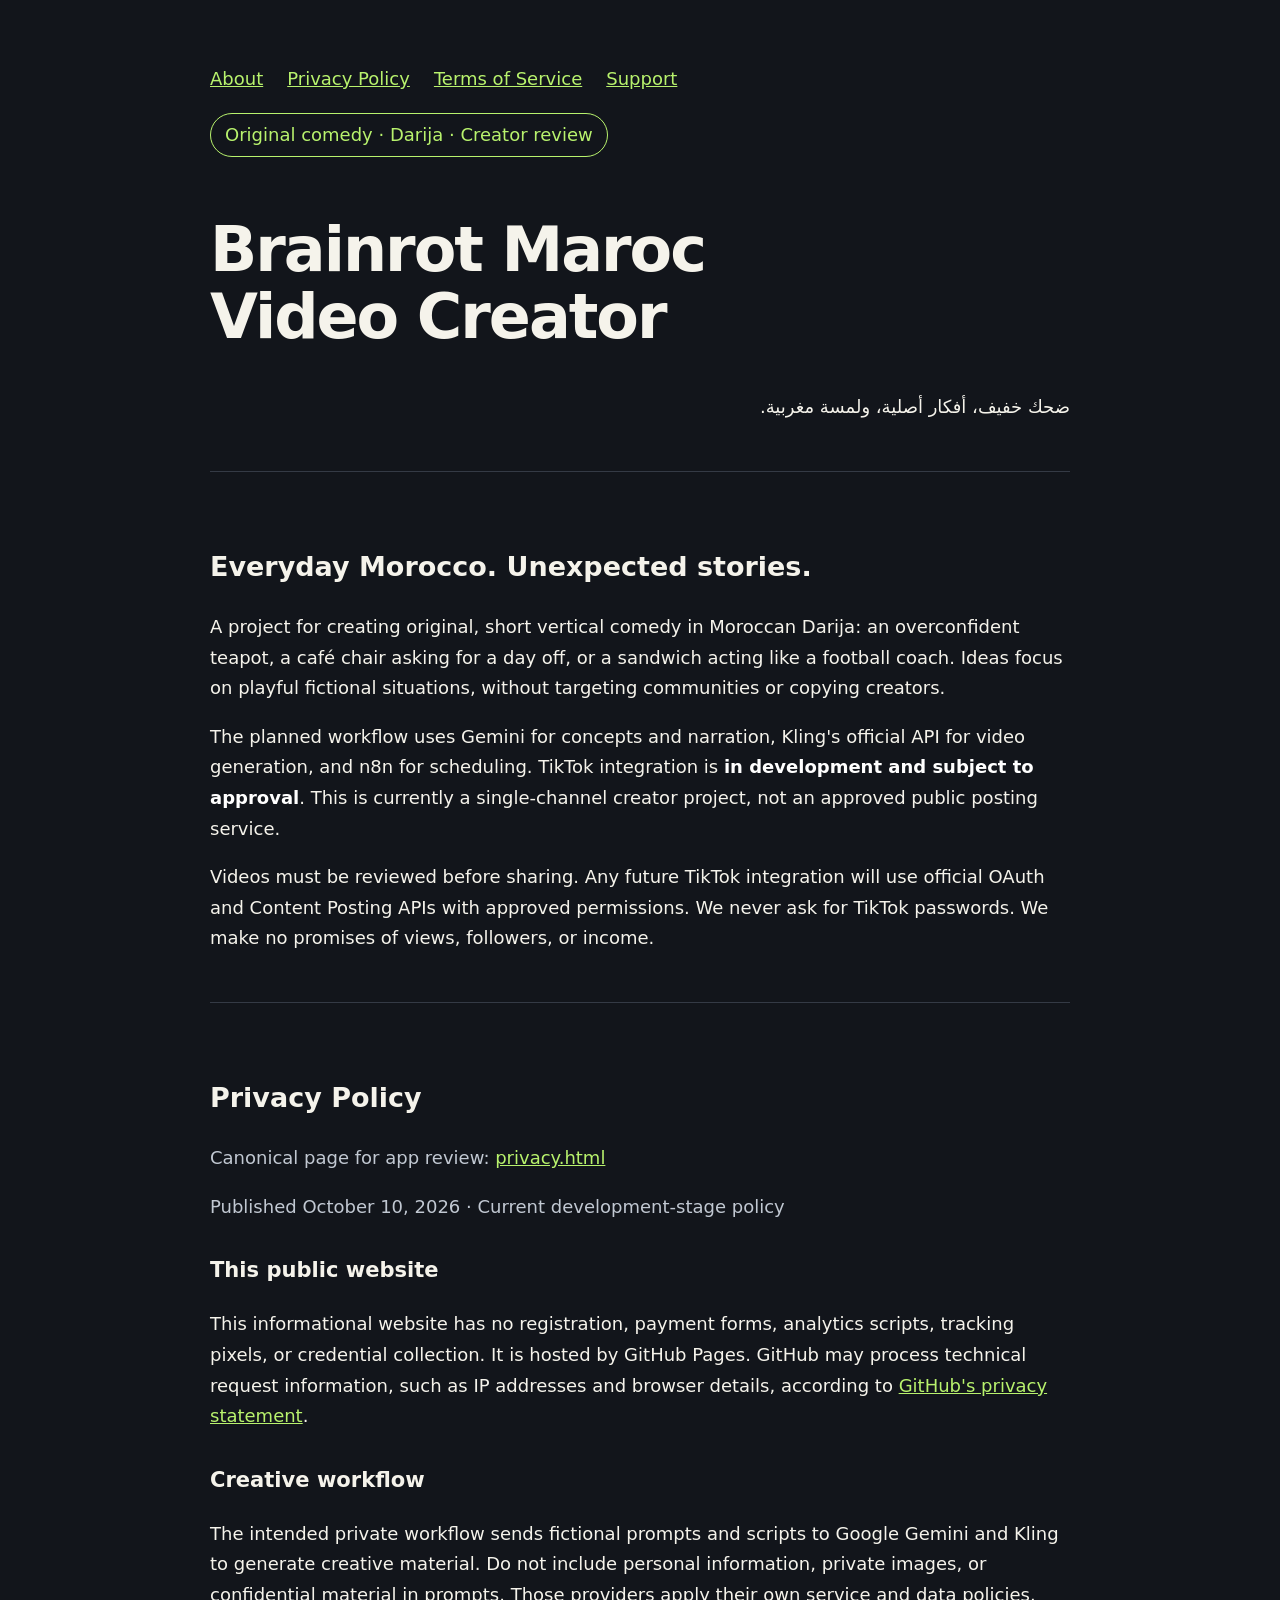
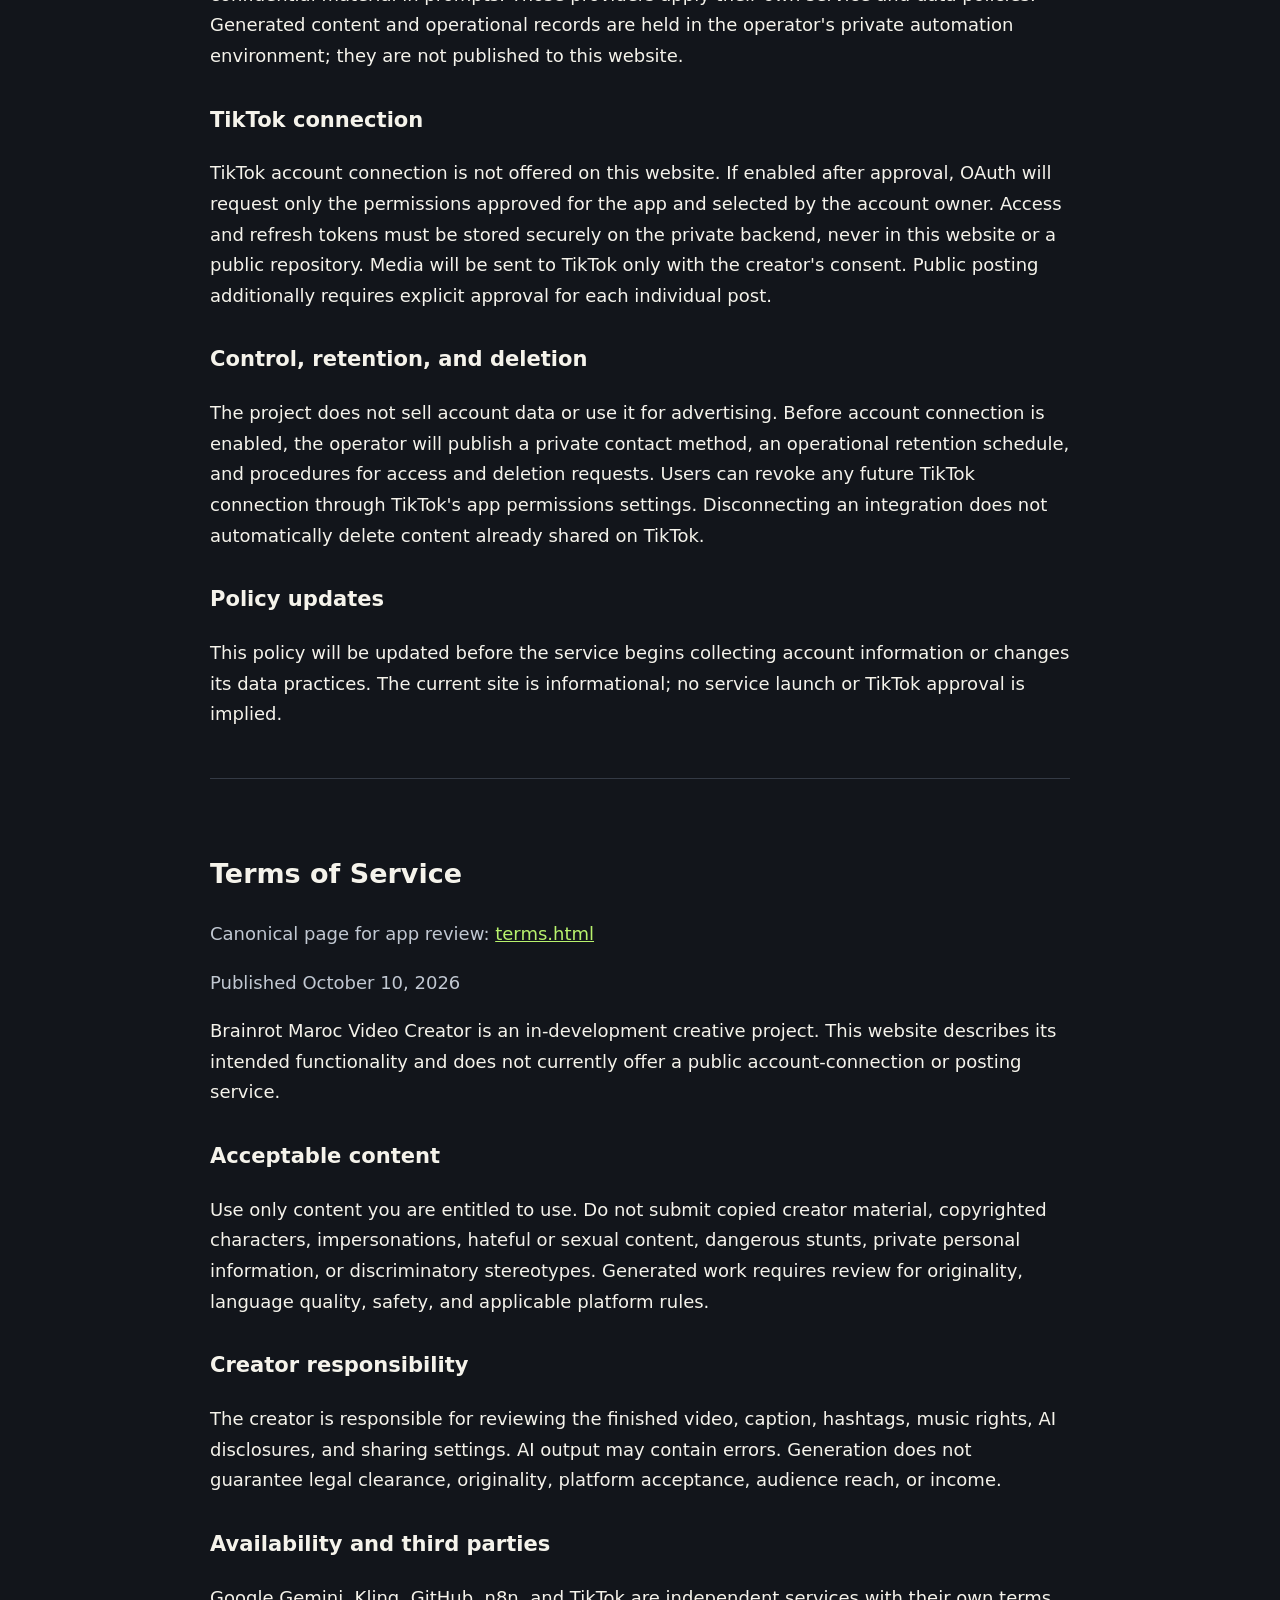
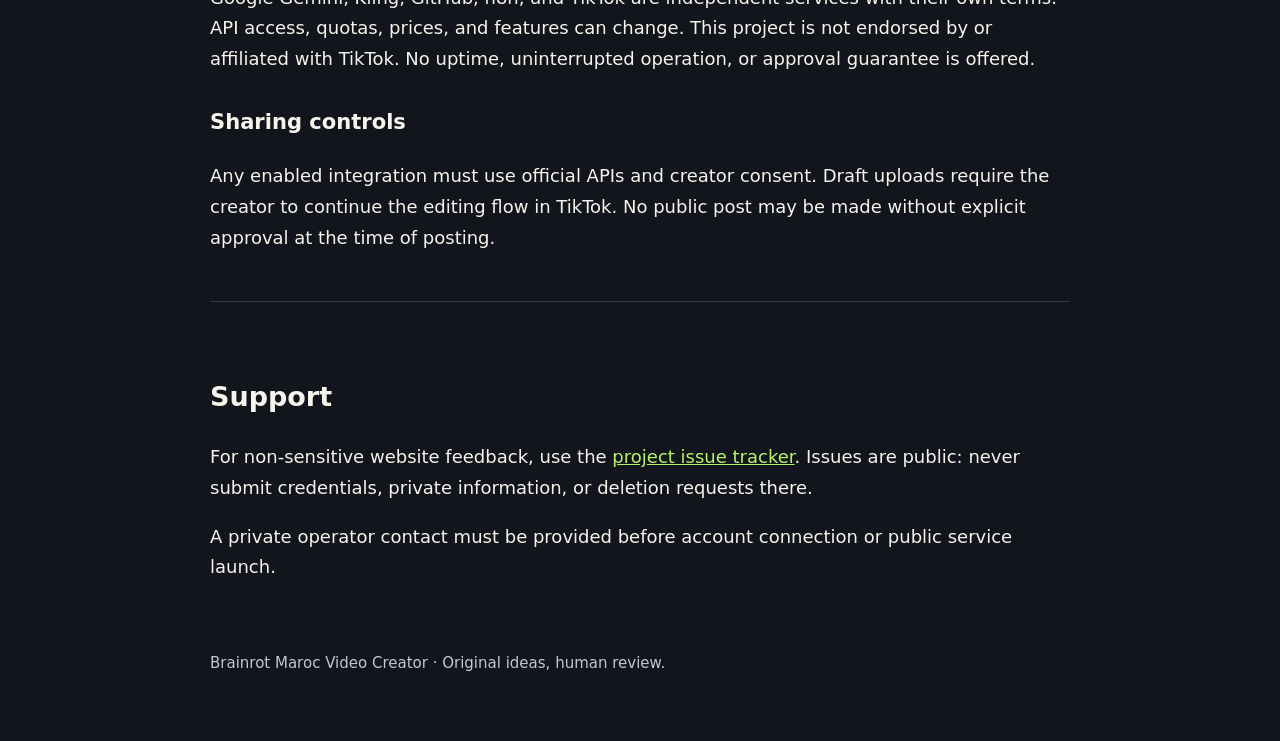
<file: index.html>
<!doctype html>
<html lang="en"><meta charset="utf-8"><meta name="viewport" content="width=device-width,initial-scale=1">
<title>Brainrot Maroc Video Creator</title>
<style>:root{color-scheme:dark}body{margin:0;background:#12151b;color:#f5f3eb;font:18px/1.7 system-ui,sans-serif}main{max-width:860px;margin:auto;padding:64px 24px}nav{display:flex;gap:24px;flex-wrap:wrap}a{color:#b8f26d}h1{font-size:clamp(34px,7vw,62px);line-height:1.08;letter-spacing:-2px}h2{margin-top:64px}h3{margin-top:30px}small,.muted{color:#c1c8d2}.tag{display:inline-block;padding:6px 14px;border:1px solid #b8f26d;border-radius:24px;color:#b8f26d}section{scroll-margin-top:24px;border-top:1px solid #343a45;margin-top:48px;padding-top:8px}footer{margin-top:64px}strong{color:white}</style>
<main><nav aria-label="Main"><a href="#about">About</a><a href="privacy.html">Privacy Policy</a><a href="terms.html">Terms of Service</a><a href="#contact">Support</a></nav>
<p class="tag">Original comedy · Darija · Creator review</p>
<h1>Brainrot Maroc<br>Video Creator</h1>
<p lang="ar" dir="rtl">ضحك خفيف، أفكار أصلية، ولمسة مغربية.</p>
<section id="about"><h2>Everyday Morocco. Unexpected stories.</h2>
<p>A project for creating original, short vertical comedy in Moroccan Darija: an overconfident teapot, a café chair asking for a day off, or a sandwich acting like a football coach. Ideas focus on playful fictional situations, without targeting communities or copying creators.</p>
<p>The planned workflow uses Gemini for concepts and narration, Kling's official API for video generation, and n8n for scheduling. TikTok integration is <strong>in development and subject to approval</strong>. This is currently a single-channel creator project, not an approved public posting service.</p>
<p>Videos must be reviewed before sharing. Any future TikTok integration will use official OAuth and Content Posting APIs with approved permissions. We never ask for TikTok passwords. We make no promises of views, followers, or income.</p></section>
<section id="privacy"><h2>Privacy Policy</h2>
<p class="muted">Canonical page for app review: <a href="privacy.html">privacy.html</a></p><p class="muted">Published October 10, 2026 · Current development-stage policy</p>
<h3>This public website</h3><p>This informational website has no registration, payment forms, analytics scripts, tracking pixels, or credential collection. It is hosted by GitHub Pages. GitHub may process technical request information, such as IP addresses and browser details, according to <a href="https://docs.github.com/en/site-policy/privacy-policies/github-general-privacy-statement">GitHub's privacy statement</a>.</p>
<h3>Creative workflow</h3><p>The intended private workflow sends fictional prompts and scripts to Google Gemini and Kling to generate creative material. Do not include personal information, private images, or confidential material in prompts. Those providers apply their own service and data policies. Generated content and operational records are held in the operator's private automation environment; they are not published to this website.</p>
<h3>TikTok connection</h3><p>TikTok account connection is not offered on this website. If enabled after approval, OAuth will request only the permissions approved for the app and selected by the account owner. Access and refresh tokens must be stored securely on the private backend, never in this website or a public repository. Media will be sent to TikTok only with the creator's consent. Public posting additionally requires explicit approval for each individual post.</p>
<h3>Control, retention, and deletion</h3><p>The project does not sell account data or use it for advertising. Before account connection is enabled, the operator will publish a private contact method, an operational retention schedule, and procedures for access and deletion requests. Users can revoke any future TikTok connection through TikTok's app permissions settings. Disconnecting an integration does not automatically delete content already shared on TikTok.</p>
<h3>Policy updates</h3><p>This policy will be updated before the service begins collecting account information or changes its data practices. The current site is informational; no service launch or TikTok approval is implied.</p></section>
<section id="terms"><h2>Terms of Service</h2>
<p class="muted">Canonical page for app review: <a href="terms.html">terms.html</a></p><p class="muted">Published October 10, 2026</p>
<p>Brainrot Maroc Video Creator is an in-development creative project. This website describes its intended functionality and does not currently offer a public account-connection or posting service.</p>
<h3>Acceptable content</h3><p>Use only content you are entitled to use. Do not submit copied creator material, copyrighted characters, impersonations, hateful or sexual content, dangerous stunts, private personal information, or discriminatory stereotypes. Generated work requires review for originality, language quality, safety, and applicable platform rules.</p>
<h3>Creator responsibility</h3><p>The creator is responsible for reviewing the finished video, caption, hashtags, music rights, AI disclosures, and sharing settings. AI output may contain errors. Generation does not guarantee legal clearance, originality, platform acceptance, audience reach, or income.</p>
<h3>Availability and third parties</h3><p>Google Gemini, Kling, GitHub, n8n, and TikTok are independent services with their own terms. API access, quotas, prices, and features can change. This project is not endorsed by or affiliated with TikTok. No uptime, uninterrupted operation, or approval guarantee is offered.</p>
<h3>Sharing controls</h3><p>Any enabled integration must use official APIs and creator consent. Draft uploads require the creator to continue the editing flow in TikTok. No public post may be made without explicit approval at the time of posting.</p></section>
<section id="contact"><h2>Support</h2><p>For non-sensitive website feedback, use the <a href="https://github.com/badred103/brainrot-maroc-video-creator/issues">project issue tracker</a>. Issues are public: never submit credentials, private information, or deletion requests there.</p><p>A private operator contact must be provided before account connection or public service launch.</p></section>
<footer><small>Brainrot Maroc Video Creator · Original ideas, human review.</small></footer></main></html>
</file>
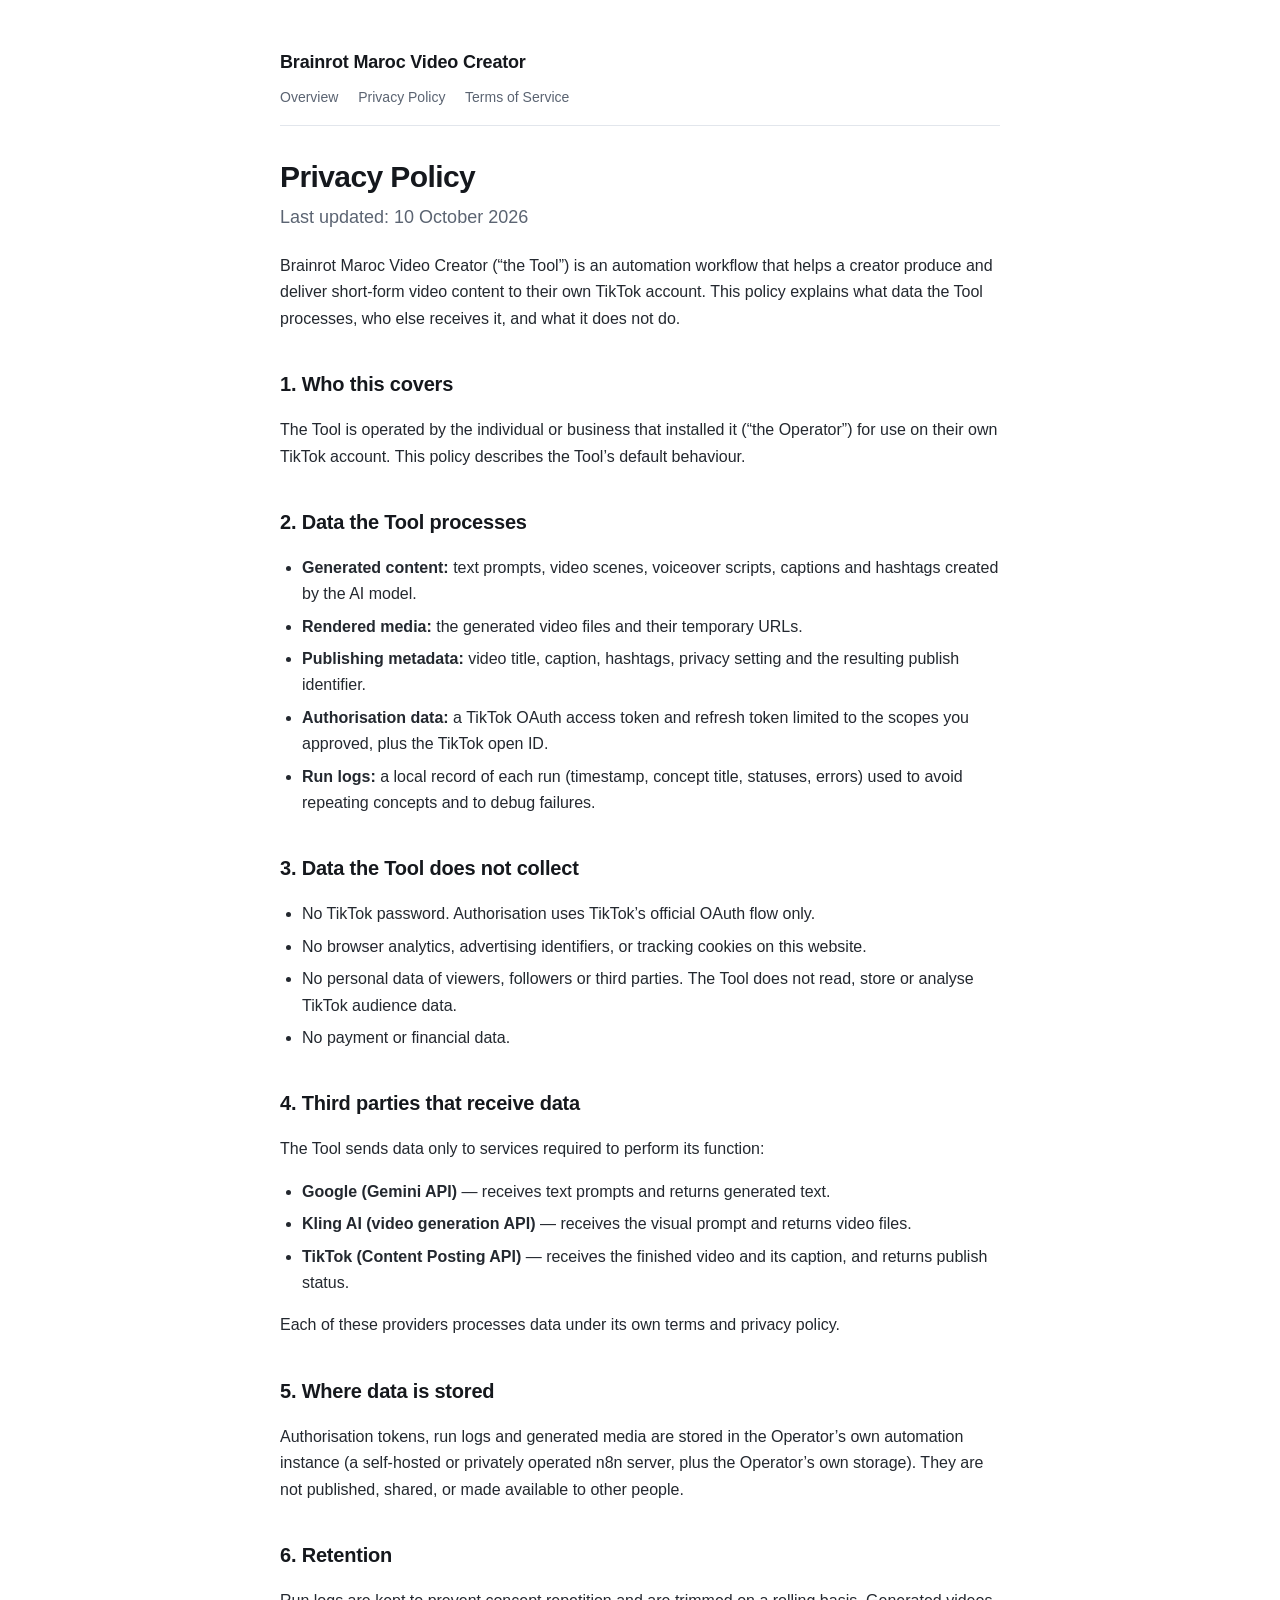
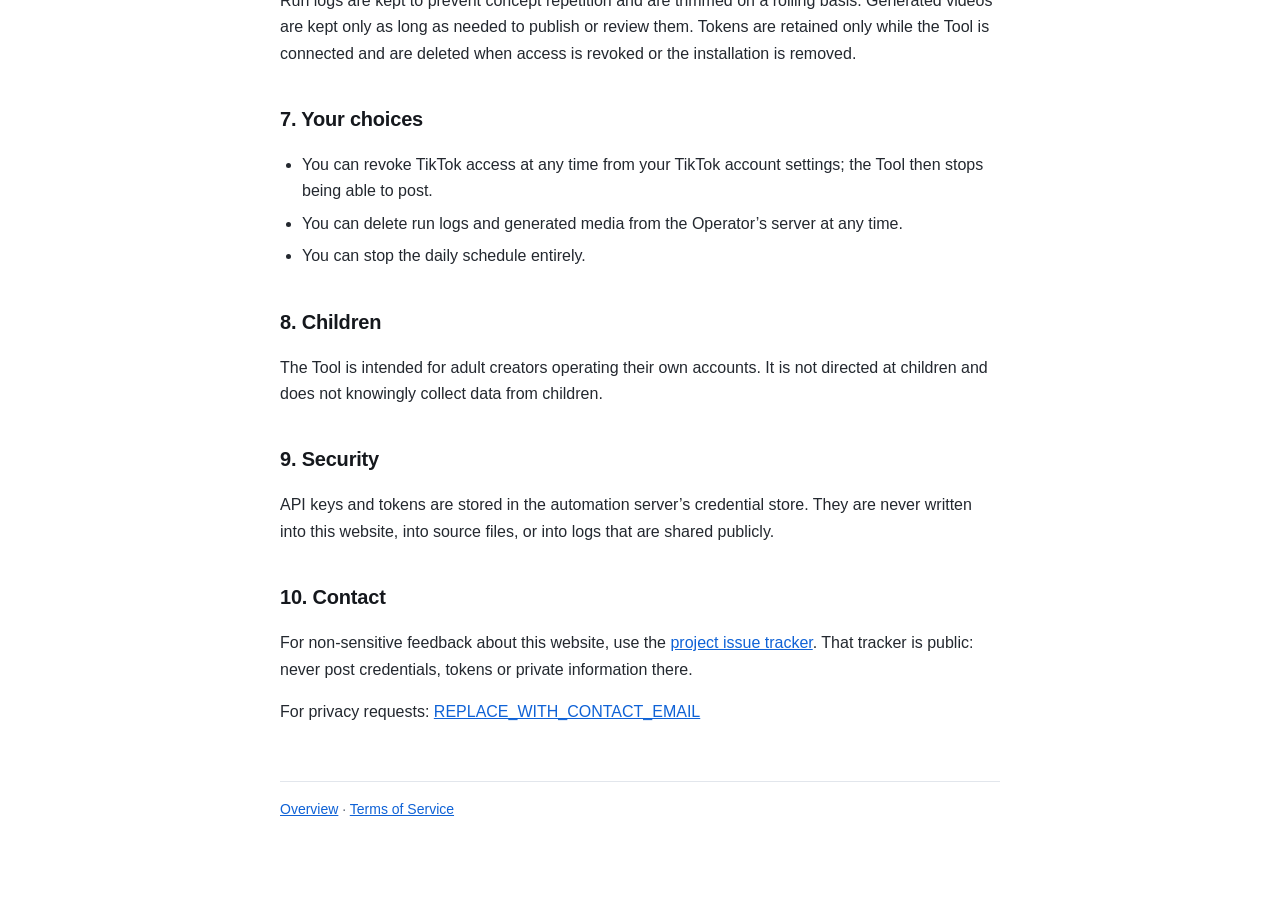
<file: privacy.html>
<!doctype html>
<html lang="en">
<head>
<meta charset="utf-8">
<meta name="viewport" content="width=device-width, initial-scale=1">
<title>Privacy Policy &mdash; Brainrot Maroc Video Creator</title>
<meta name="description" content="Privacy Policy for Brainrot Maroc Video Creator.">
<link rel="stylesheet" href="assets/style.css">
</head>
<body>
<div class="wrap">

<header class="site">
  <div class="brand">Brainrot Maroc Video Creator</div>
  <nav>
    <a href="index.html">Overview</a>
    <a href="privacy.html">Privacy Policy</a>
    <a href="terms.html">Terms of Service</a>
  </nav>
</header>

<h1>Privacy Policy</h1>
<p class="lede">Last updated: 10 October 2026</p>

<p>Brainrot Maroc Video Creator (&ldquo;the Tool&rdquo;) is an automation workflow that helps a creator produce and deliver short-form video content to their own TikTok account. This policy explains what data the Tool processes, who else receives it, and what it does not do.</p>

<h2>1. Who this covers</h2>
<p>The Tool is operated by the individual or business that installed it (&ldquo;the Operator&rdquo;) for use on their own TikTok account. This policy describes the Tool&rsquo;s default behaviour.</p>

<h2>2. Data the Tool processes</h2>
<ul>
  <li><strong>Generated content:</strong> text prompts, video scenes, voiceover scripts, captions and hashtags created by the AI model.</li>
  <li><strong>Rendered media:</strong> the generated video files and their temporary URLs.</li>
  <li><strong>Publishing metadata:</strong> video title, caption, hashtags, privacy setting and the resulting publish identifier.</li>
  <li><strong>Authorisation data:</strong> a TikTok OAuth access token and refresh token limited to the scopes you approved, plus the TikTok open ID.</li>
  <li><strong>Run logs:</strong> a local record of each run (timestamp, concept title, statuses, errors) used to avoid repeating concepts and to debug failures.</li>
</ul>

<h2>3. Data the Tool does not collect</h2>
<ul>
  <li>No TikTok password. Authorisation uses TikTok&rsquo;s official OAuth flow only.</li>
  <li>No browser analytics, advertising identifiers, or tracking cookies on this website.</li>
  <li>No personal data of viewers, followers or third parties. The Tool does not read, store or analyse TikTok audience data.</li>
  <li>No payment or financial data.</li>
</ul>

<h2>4. Third parties that receive data</h2>
<p>The Tool sends data only to services required to perform its function:</p>
<ul>
  <li><strong>Google (Gemini API)</strong> &mdash; receives text prompts and returns generated text.</li>
  <li><strong>Kling AI (video generation API)</strong> &mdash; receives the visual prompt and returns video files.</li>
  <li><strong>TikTok (Content Posting API)</strong> &mdash; receives the finished video and its caption, and returns publish status.</li>
</ul>
<p>Each of these providers processes data under its own terms and privacy policy.</p>

<h2>5. Where data is stored</h2>
<p>Authorisation tokens, run logs and generated media are stored in the Operator&rsquo;s own automation instance (a self-hosted or privately operated n8n server, plus the Operator&rsquo;s own storage). They are not published, shared, or made available to other people.</p>

<h2>6. Retention</h2>
<p>Run logs are kept to prevent concept repetition and are trimmed on a rolling basis. Generated videos are kept only as long as needed to publish or review them. Tokens are retained only while the Tool is connected and are deleted when access is revoked or the installation is removed.</p>

<h2>7. Your choices</h2>
<ul>
  <li>You can revoke TikTok access at any time from your TikTok account settings; the Tool then stops being able to post.</li>
  <li>You can delete run logs and generated media from the Operator&rsquo;s server at any time.</li>
  <li>You can stop the daily schedule entirely.</li>
</ul>

<h2>8. Children</h2>
<p>The Tool is intended for adult creators operating their own accounts. It is not directed at children and does not knowingly collect data from children.</p>

<h2>9. Security</h2>
<p>API keys and tokens are stored in the automation server&rsquo;s credential store. They are never written into this website, into source files, or into logs that are shared publicly.</p>

<h2>10. Contact</h2>
<p>For non-sensitive feedback about this website, use the <a href="https://github.com/badred103/brainrot-maroc-video-creator/issues">project issue tracker</a>. That tracker is public: never post credentials, tokens or private information there.</p>
<p>For privacy requests: <a href="mailto:REPLACE_WITH_CONTACT_EMAIL">REPLACE_WITH_CONTACT_EMAIL</a></p>

<footer class="site">
  <a href="index.html">Overview</a> &middot; <a href="terms.html">Terms of Service</a>
</footer>

</div>
</body>
</html>
</file>
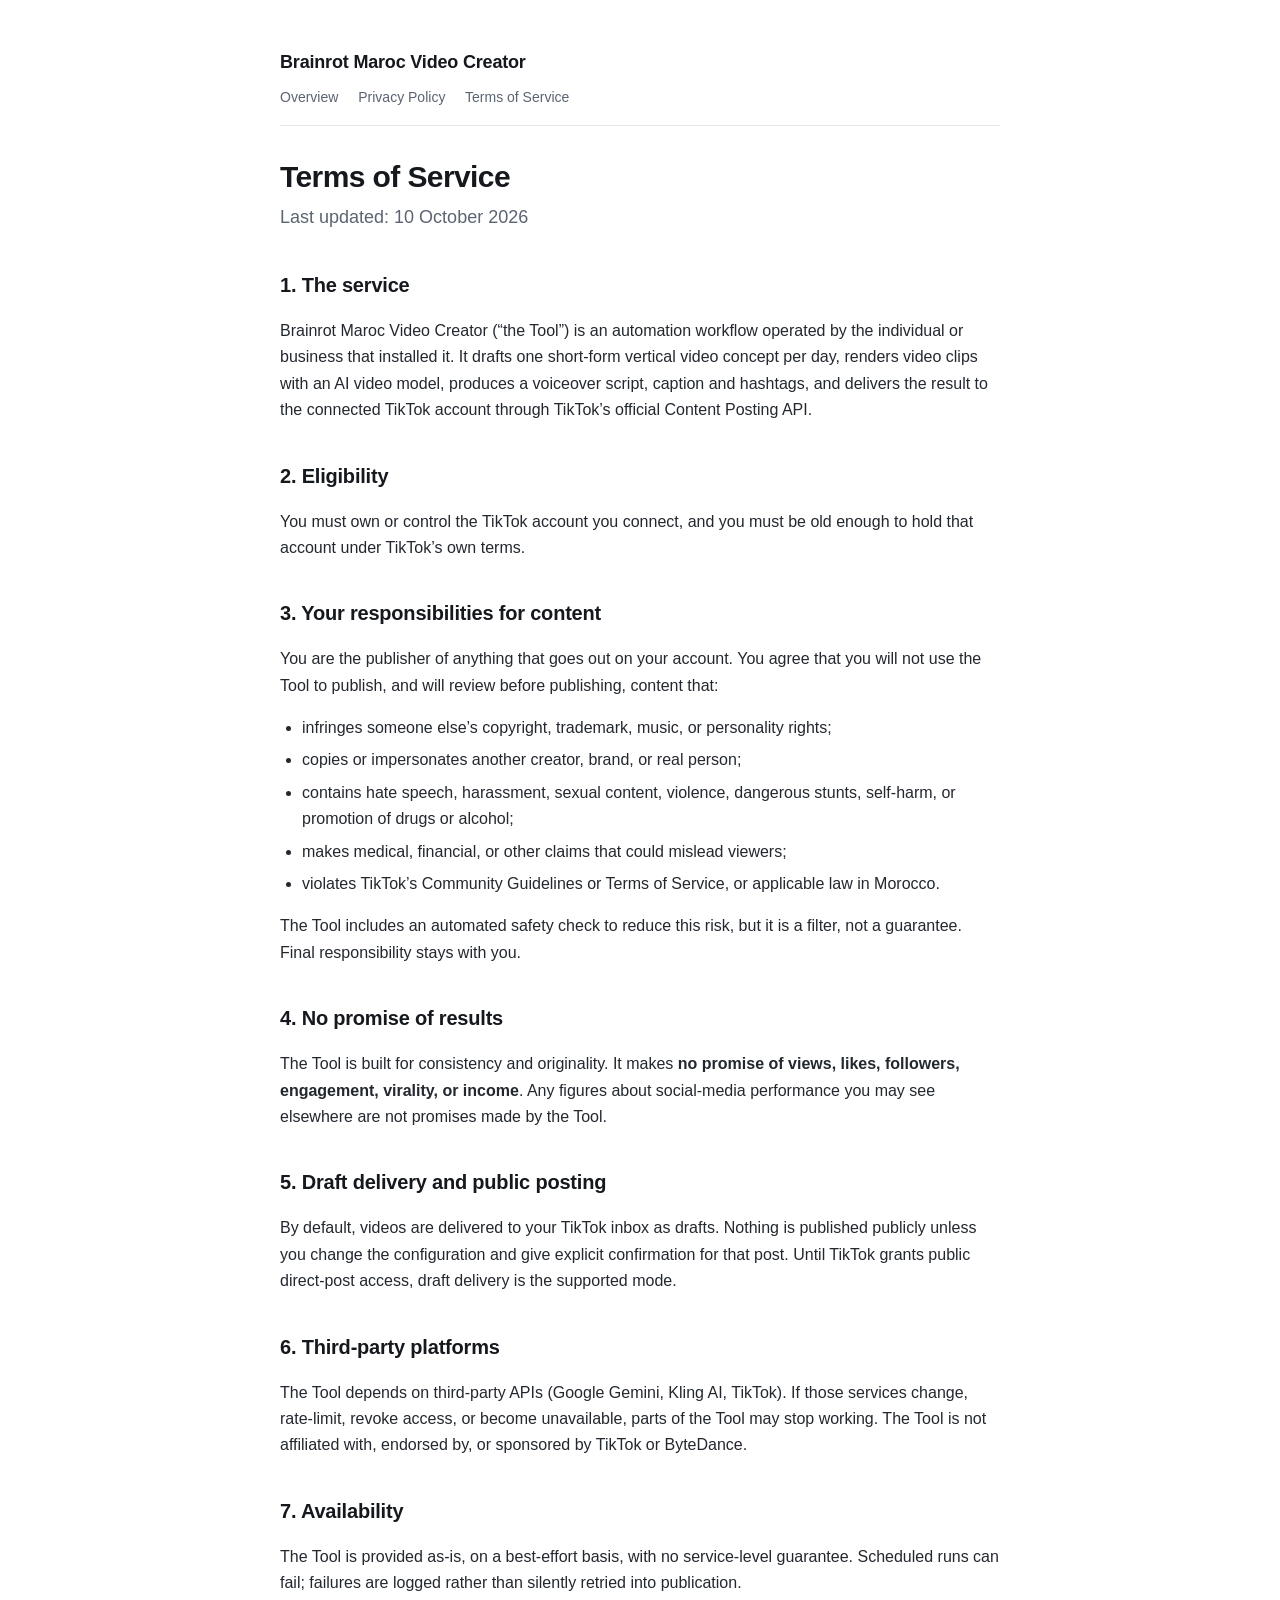
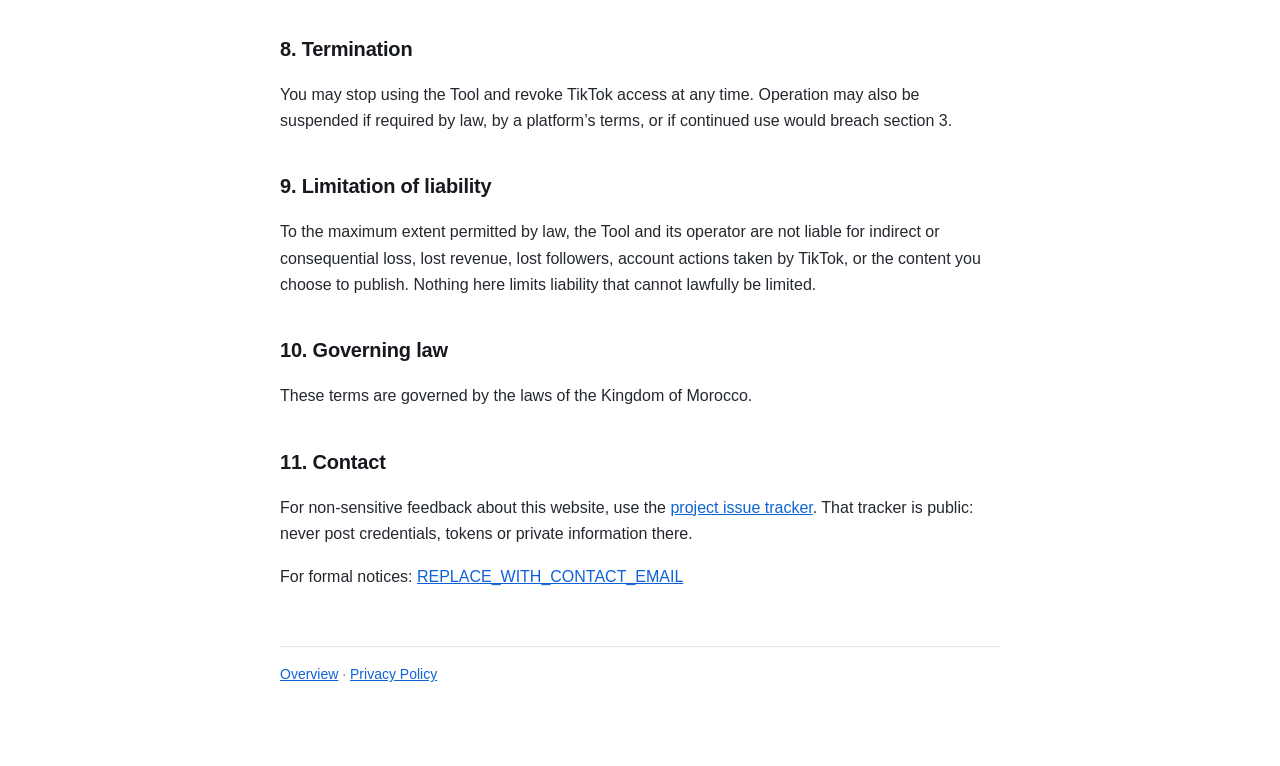
<file: terms.html>
<!doctype html>
<html lang="en">
<head>
<meta charset="utf-8">
<meta name="viewport" content="width=device-width, initial-scale=1">
<title>Terms of Service &mdash; Brainrot Maroc Video Creator</title>
<meta name="description" content="Terms of Service for Brainrot Maroc Video Creator.">
<link rel="stylesheet" href="assets/style.css">
</head>
<body>
<div class="wrap">

<header class="site">
  <div class="brand">Brainrot Maroc Video Creator</div>
  <nav>
    <a href="index.html">Overview</a>
    <a href="privacy.html">Privacy Policy</a>
    <a href="terms.html">Terms of Service</a>
  </nav>
</header>

<h1>Terms of Service</h1>
<p class="lede">Last updated: 10 October 2026</p>

<h2>1. The service</h2>
<p>Brainrot Maroc Video Creator (&ldquo;the Tool&rdquo;) is an automation workflow operated by the individual or business that installed it. It drafts one short-form vertical video concept per day, renders video clips with an AI video model, produces a voiceover script, caption and hashtags, and delivers the result to the connected TikTok account through TikTok&rsquo;s official Content Posting API.</p>

<h2>2. Eligibility</h2>
<p>You must own or control the TikTok account you connect, and you must be old enough to hold that account under TikTok&rsquo;s own terms.</p>

<h2>3. Your responsibilities for content</h2>
<p>You are the publisher of anything that goes out on your account. You agree that you will not use the Tool to publish, and will review before publishing, content that:</p>
<ul>
  <li>infringes someone else&rsquo;s copyright, trademark, music, or personality rights;</li>
  <li>copies or impersonates another creator, brand, or real person;</li>
  <li>contains hate speech, harassment, sexual content, violence, dangerous stunts, self-harm, or promotion of drugs or alcohol;</li>
  <li>makes medical, financial, or other claims that could mislead viewers;</li>
  <li>violates TikTok&rsquo;s Community Guidelines or Terms of Service, or applicable law in Morocco.</li>
</ul>
<p>The Tool includes an automated safety check to reduce this risk, but it is a filter, not a guarantee. Final responsibility stays with you.</p>

<h2>4. No promise of results</h2>
<p>The Tool is built for consistency and originality. It makes <strong>no promise of views, likes, followers, engagement, virality, or income</strong>. Any figures about social-media performance you may see elsewhere are not promises made by the Tool.</p>

<h2>5. Draft delivery and public posting</h2>
<p>By default, videos are delivered to your TikTok inbox as drafts. Nothing is published publicly unless you change the configuration and give explicit confirmation for that post. Until TikTok grants public direct-post access, draft delivery is the supported mode.</p>

<h2>6. Third-party platforms</h2>
<p>The Tool depends on third-party APIs (Google Gemini, Kling AI, TikTok). If those services change, rate-limit, revoke access, or become unavailable, parts of the Tool may stop working. The Tool is not affiliated with, endorsed by, or sponsored by TikTok or ByteDance.</p>

<h2>7. Availability</h2>
<p>The Tool is provided as-is, on a best-effort basis, with no service-level guarantee. Scheduled runs can fail; failures are logged rather than silently retried into publication.</p>

<h2>8. Termination</h2>
<p>You may stop using the Tool and revoke TikTok access at any time. Operation may also be suspended if required by law, by a platform&rsquo;s terms, or if continued use would breach section 3.</p>

<h2>9. Limitation of liability</h2>
<p>To the maximum extent permitted by law, the Tool and its operator are not liable for indirect or consequential loss, lost revenue, lost followers, account actions taken by TikTok, or the content you choose to publish. Nothing here limits liability that cannot lawfully be limited.</p>

<h2>10. Governing law</h2>
<p>These terms are governed by the laws of the Kingdom of Morocco.</p>

<h2>11. Contact</h2>
<p>For non-sensitive feedback about this website, use the <a href="https://github.com/badred103/brainrot-maroc-video-creator/issues">project issue tracker</a>. That tracker is public: never post credentials, tokens or private information there.</p>
<p>For formal notices: <a href="mailto:REPLACE_WITH_CONTACT_EMAIL">REPLACE_WITH_CONTACT_EMAIL</a></p>

<footer class="site">
  <a href="index.html">Overview</a> &middot; <a href="privacy.html">Privacy Policy</a>
</footer>

</div>
</body>
</html>
</file>
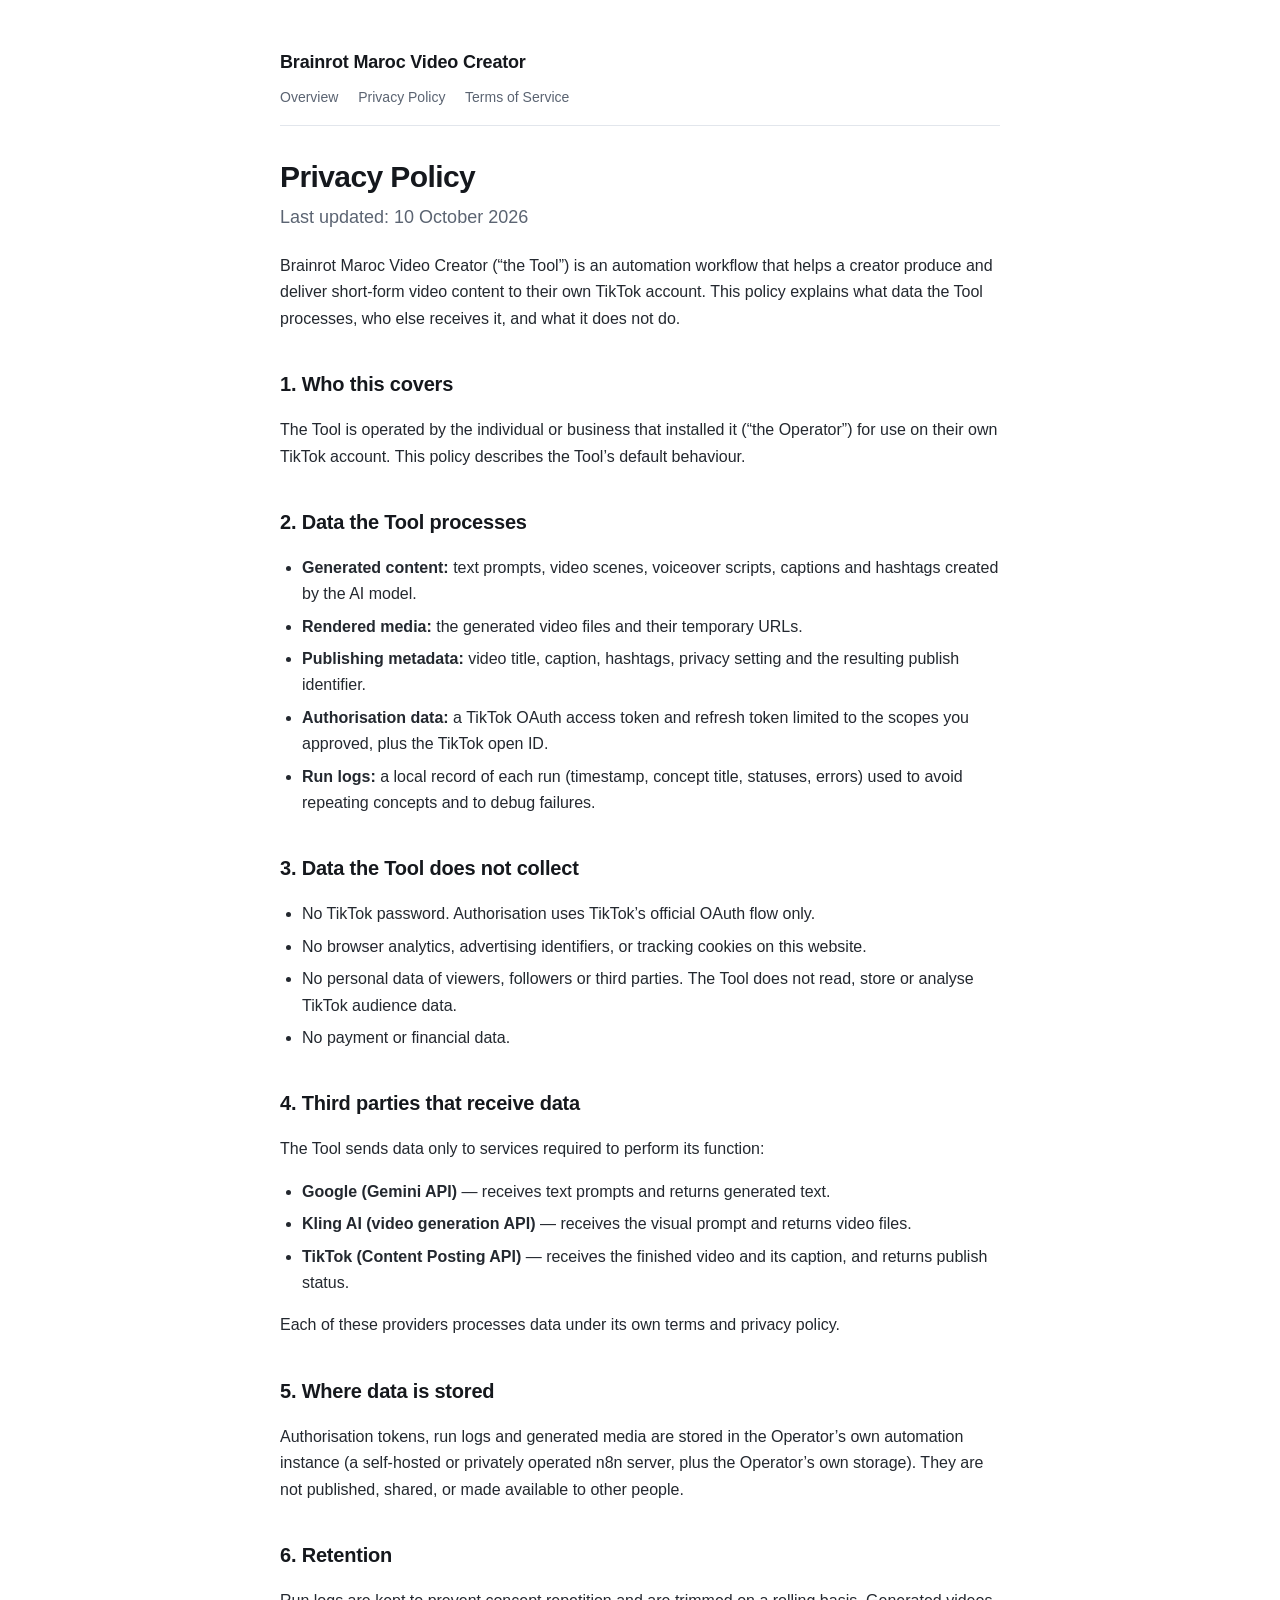
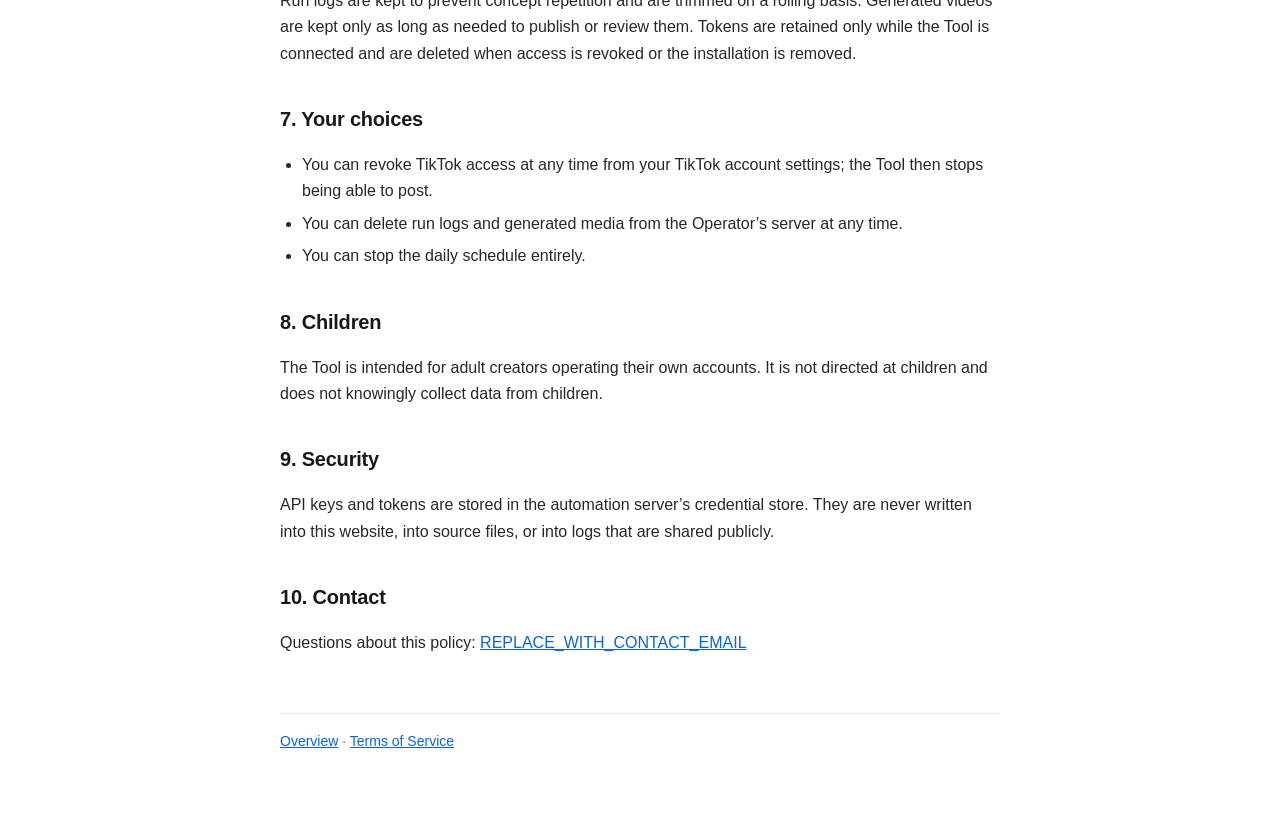
<file: site/privacy.html>
<!doctype html>
<html lang="en">
<head>
<meta charset="utf-8">
<meta name="viewport" content="width=device-width, initial-scale=1">
<title>Privacy Policy &mdash; Brainrot Maroc Video Creator</title>
<meta name="description" content="Privacy Policy for Brainrot Maroc Video Creator.">
<link rel="stylesheet" href="assets/style.css">
</head>
<body>
<div class="wrap">

<header class="site">
  <div class="brand">Brainrot Maroc Video Creator</div>
  <nav>
    <a href="index.html">Overview</a>
    <a href="privacy.html">Privacy Policy</a>
    <a href="terms.html">Terms of Service</a>
  </nav>
</header>

<h1>Privacy Policy</h1>
<p class="lede">Last updated: 10 October 2026</p>

<p>Brainrot Maroc Video Creator (&ldquo;the Tool&rdquo;) is an automation workflow that helps a creator produce and deliver short-form video content to their own TikTok account. This policy explains what data the Tool processes, who else receives it, and what it does not do.</p>

<h2>1. Who this covers</h2>
<p>The Tool is operated by the individual or business that installed it (&ldquo;the Operator&rdquo;) for use on their own TikTok account. This policy describes the Tool&rsquo;s default behaviour.</p>

<h2>2. Data the Tool processes</h2>
<ul>
  <li><strong>Generated content:</strong> text prompts, video scenes, voiceover scripts, captions and hashtags created by the AI model.</li>
  <li><strong>Rendered media:</strong> the generated video files and their temporary URLs.</li>
  <li><strong>Publishing metadata:</strong> video title, caption, hashtags, privacy setting and the resulting publish identifier.</li>
  <li><strong>Authorisation data:</strong> a TikTok OAuth access token and refresh token limited to the scopes you approved, plus the TikTok open ID.</li>
  <li><strong>Run logs:</strong> a local record of each run (timestamp, concept title, statuses, errors) used to avoid repeating concepts and to debug failures.</li>
</ul>

<h2>3. Data the Tool does not collect</h2>
<ul>
  <li>No TikTok password. Authorisation uses TikTok&rsquo;s official OAuth flow only.</li>
  <li>No browser analytics, advertising identifiers, or tracking cookies on this website.</li>
  <li>No personal data of viewers, followers or third parties. The Tool does not read, store or analyse TikTok audience data.</li>
  <li>No payment or financial data.</li>
</ul>

<h2>4. Third parties that receive data</h2>
<p>The Tool sends data only to services required to perform its function:</p>
<ul>
  <li><strong>Google (Gemini API)</strong> &mdash; receives text prompts and returns generated text.</li>
  <li><strong>Kling AI (video generation API)</strong> &mdash; receives the visual prompt and returns video files.</li>
  <li><strong>TikTok (Content Posting API)</strong> &mdash; receives the finished video and its caption, and returns publish status.</li>
</ul>
<p>Each of these providers processes data under its own terms and privacy policy.</p>

<h2>5. Where data is stored</h2>
<p>Authorisation tokens, run logs and generated media are stored in the Operator&rsquo;s own automation instance (a self-hosted or privately operated n8n server, plus the Operator&rsquo;s own storage). They are not published, shared, or made available to other people.</p>

<h2>6. Retention</h2>
<p>Run logs are kept to prevent concept repetition and are trimmed on a rolling basis. Generated videos are kept only as long as needed to publish or review them. Tokens are retained only while the Tool is connected and are deleted when access is revoked or the installation is removed.</p>

<h2>7. Your choices</h2>
<ul>
  <li>You can revoke TikTok access at any time from your TikTok account settings; the Tool then stops being able to post.</li>
  <li>You can delete run logs and generated media from the Operator&rsquo;s server at any time.</li>
  <li>You can stop the daily schedule entirely.</li>
</ul>

<h2>8. Children</h2>
<p>The Tool is intended for adult creators operating their own accounts. It is not directed at children and does not knowingly collect data from children.</p>

<h2>9. Security</h2>
<p>API keys and tokens are stored in the automation server&rsquo;s credential store. They are never written into this website, into source files, or into logs that are shared publicly.</p>

<h2>10. Contact</h2>
<p>Questions about this policy: <a href="mailto:REPLACE_WITH_CONTACT_EMAIL">REPLACE_WITH_CONTACT_EMAIL</a></p>

<footer class="site">
  <a href="index.html">Overview</a> &middot; <a href="terms.html">Terms of Service</a>
</footer>

</div>
</body>
</html>
</file>
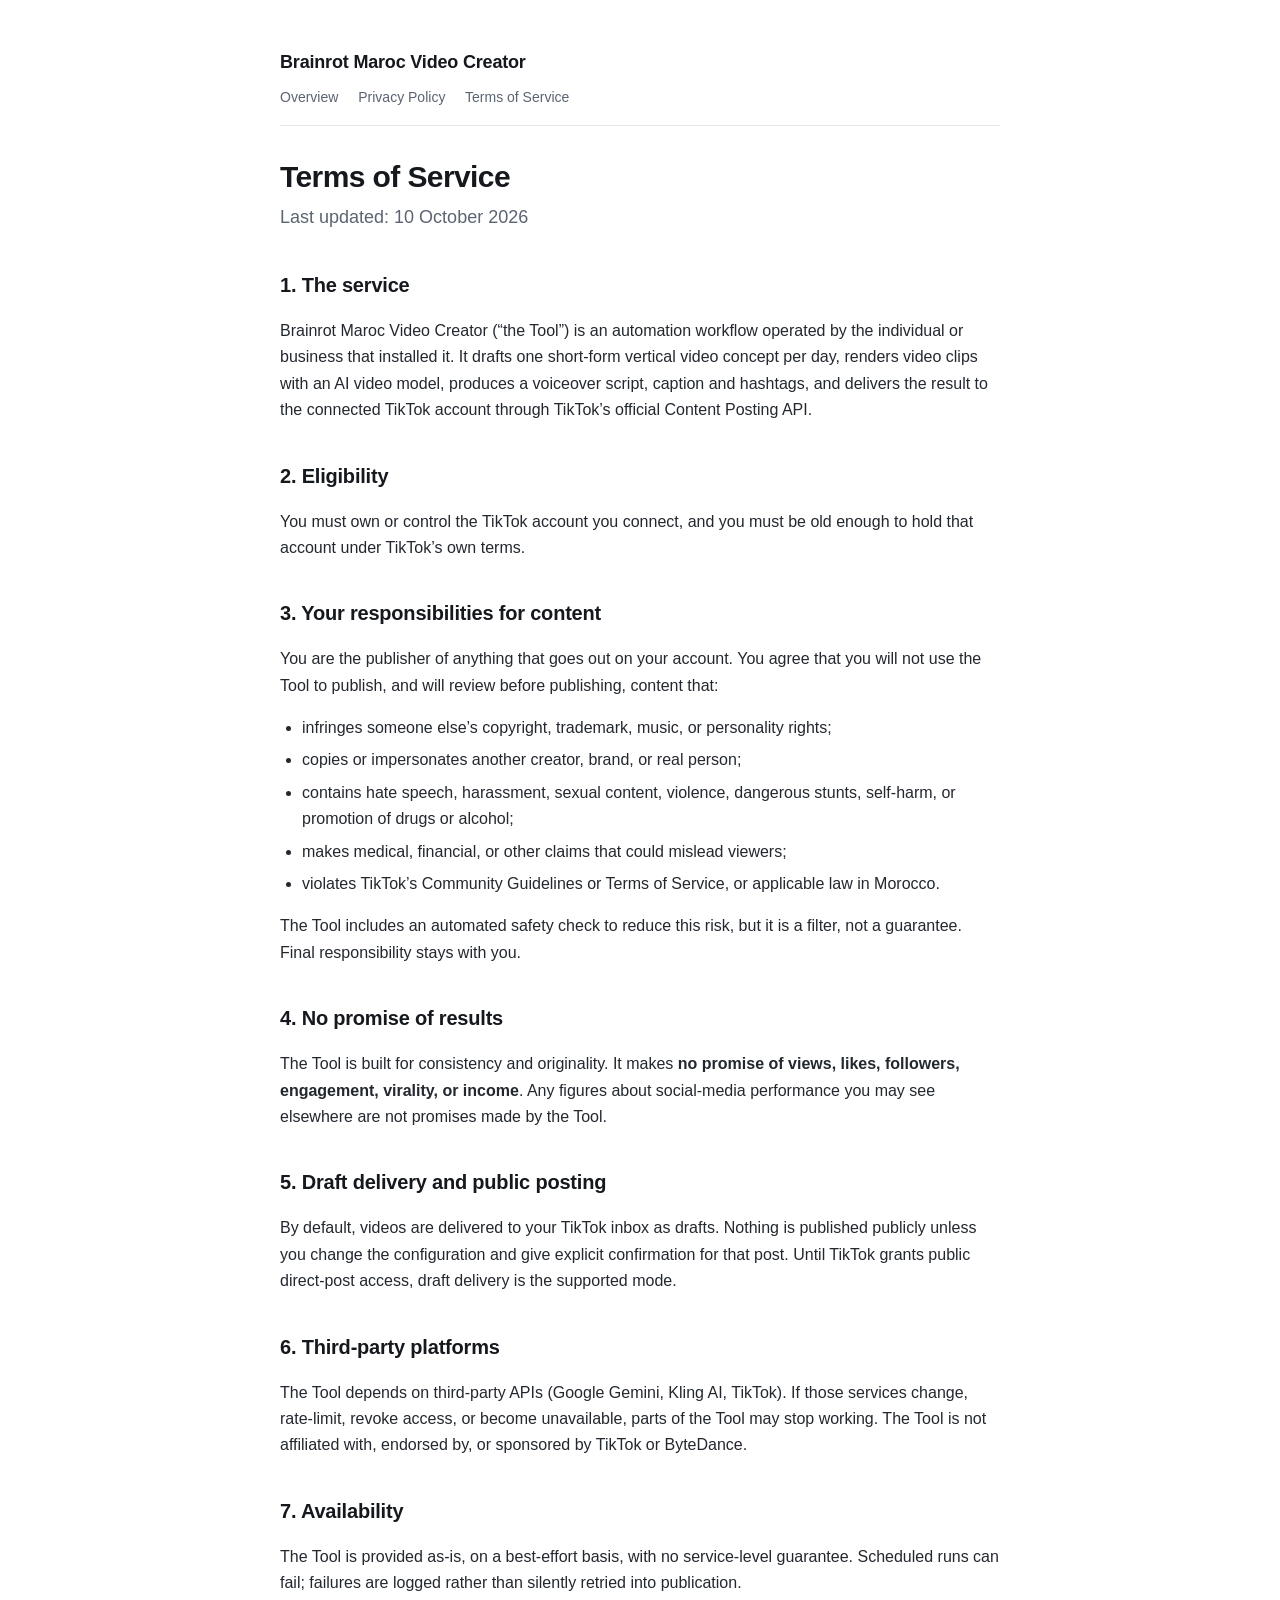
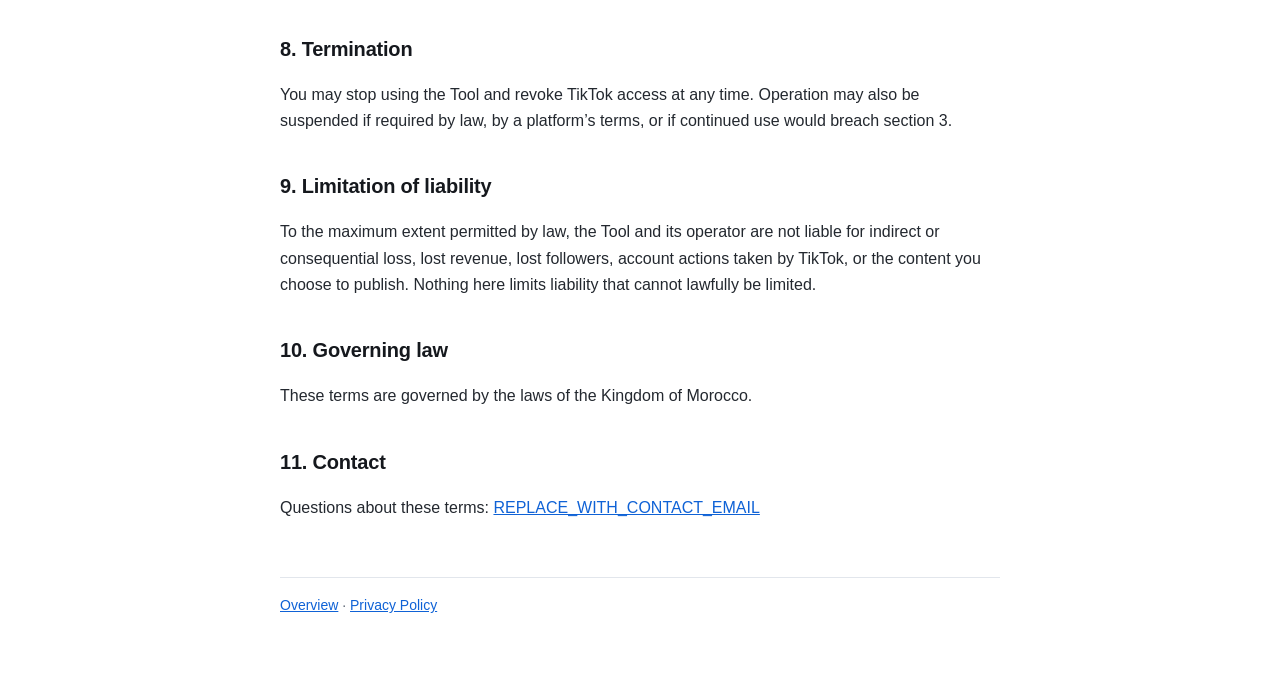
<file: site/terms.html>
<!doctype html>
<html lang="en">
<head>
<meta charset="utf-8">
<meta name="viewport" content="width=device-width, initial-scale=1">
<title>Terms of Service &mdash; Brainrot Maroc Video Creator</title>
<meta name="description" content="Terms of Service for Brainrot Maroc Video Creator.">
<link rel="stylesheet" href="assets/style.css">
</head>
<body>
<div class="wrap">

<header class="site">
  <div class="brand">Brainrot Maroc Video Creator</div>
  <nav>
    <a href="index.html">Overview</a>
    <a href="privacy.html">Privacy Policy</a>
    <a href="terms.html">Terms of Service</a>
  </nav>
</header>

<h1>Terms of Service</h1>
<p class="lede">Last updated: 10 October 2026</p>

<h2>1. The service</h2>
<p>Brainrot Maroc Video Creator (&ldquo;the Tool&rdquo;) is an automation workflow operated by the individual or business that installed it. It drafts one short-form vertical video concept per day, renders video clips with an AI video model, produces a voiceover script, caption and hashtags, and delivers the result to the connected TikTok account through TikTok&rsquo;s official Content Posting API.</p>

<h2>2. Eligibility</h2>
<p>You must own or control the TikTok account you connect, and you must be old enough to hold that account under TikTok&rsquo;s own terms.</p>

<h2>3. Your responsibilities for content</h2>
<p>You are the publisher of anything that goes out on your account. You agree that you will not use the Tool to publish, and will review before publishing, content that:</p>
<ul>
  <li>infringes someone else&rsquo;s copyright, trademark, music, or personality rights;</li>
  <li>copies or impersonates another creator, brand, or real person;</li>
  <li>contains hate speech, harassment, sexual content, violence, dangerous stunts, self-harm, or promotion of drugs or alcohol;</li>
  <li>makes medical, financial, or other claims that could mislead viewers;</li>
  <li>violates TikTok&rsquo;s Community Guidelines or Terms of Service, or applicable law in Morocco.</li>
</ul>
<p>The Tool includes an automated safety check to reduce this risk, but it is a filter, not a guarantee. Final responsibility stays with you.</p>

<h2>4. No promise of results</h2>
<p>The Tool is built for consistency and originality. It makes <strong>no promise of views, likes, followers, engagement, virality, or income</strong>. Any figures about social-media performance you may see elsewhere are not promises made by the Tool.</p>

<h2>5. Draft delivery and public posting</h2>
<p>By default, videos are delivered to your TikTok inbox as drafts. Nothing is published publicly unless you change the configuration and give explicit confirmation for that post. Until TikTok grants public direct-post access, draft delivery is the supported mode.</p>

<h2>6. Third-party platforms</h2>
<p>The Tool depends on third-party APIs (Google Gemini, Kling AI, TikTok). If those services change, rate-limit, revoke access, or become unavailable, parts of the Tool may stop working. The Tool is not affiliated with, endorsed by, or sponsored by TikTok or ByteDance.</p>

<h2>7. Availability</h2>
<p>The Tool is provided as-is, on a best-effort basis, with no service-level guarantee. Scheduled runs can fail; failures are logged rather than silently retried into publication.</p>

<h2>8. Termination</h2>
<p>You may stop using the Tool and revoke TikTok access at any time. Operation may also be suspended if required by law, by a platform&rsquo;s terms, or if continued use would breach section 3.</p>

<h2>9. Limitation of liability</h2>
<p>To the maximum extent permitted by law, the Tool and its operator are not liable for indirect or consequential loss, lost revenue, lost followers, account actions taken by TikTok, or the content you choose to publish. Nothing here limits liability that cannot lawfully be limited.</p>

<h2>10. Governing law</h2>
<p>These terms are governed by the laws of the Kingdom of Morocco.</p>

<h2>11. Contact</h2>
<p>Questions about these terms: <a href="mailto:REPLACE_WITH_CONTACT_EMAIL">REPLACE_WITH_CONTACT_EMAIL</a></p>

<footer class="site">
  <a href="index.html">Overview</a> &middot; <a href="privacy.html">Privacy Policy</a>
</footer>

</div>
</body>
</html>
</file>
<file: assets/style.css>
:root {
  --bg: #ffffff;
  --surface: #f6f7f9;
  --text: #15181d;
  --muted: #5b6472;
  --border: #e2e6ec;
  --accent: #0f62d6;
  --radius: 10px;
}

* { box-sizing: border-box; }

html { -webkit-text-size-adjust: 100%; }

body {
  margin: 0;
  background: var(--bg);
  color: var(--text);
  font-family: -apple-system, BlinkMacSystemFont, "Segoe UI", Roboto, "Helvetica Neue", Arial, sans-serif;
  font-size: 16px;
  line-height: 1.65;
}

.wrap {
  max-width: 760px;
  margin: 0 auto;
  padding: 48px 20px 80px;
}

header.site {
  border-bottom: 1px solid var(--border);
  margin-bottom: 32px;
  padding-bottom: 16px;
}

header.site .brand {
  font-weight: 700;
  font-size: 18px;
  letter-spacing: -0.01em;
}

header.site nav {
  margin-top: 8px;
  font-size: 14px;
}

header.site nav a {
  color: var(--muted);
  text-decoration: none;
  margin-right: 16px;
}

header.site nav a:hover { color: var(--accent); }

h1 { font-size: 30px; line-height: 1.25; margin: 0 0 8px; letter-spacing: -0.02em; }
h2 { font-size: 20px; margin: 36px 0 10px; letter-spacing: -0.01em; }
h3 { font-size: 16px; margin: 24px 0 6px; }

p, li { color: #23282f; }

.lede { font-size: 18px; color: var(--muted); margin: 0 0 20px; }

.card {
  background: var(--surface);
  border: 1px solid var(--border);
  border-radius: var(--radius);
  padding: 18px 20px;
  margin: 20px 0;
}

ul { padding-left: 22px; }
li { margin: 6px 0; }

code {
  background: var(--surface);
  border: 1px solid var(--border);
  border-radius: 5px;
  padding: 1px 5px;
  font-size: 13px;
}

a { color: var(--accent); }

.meta { color: var(--muted); font-size: 14px; }

footer.site {
  margin-top: 56px;
  padding-top: 16px;
  border-top: 1px solid var(--border);
  color: var(--muted);
  font-size: 14px;
}

.pill {
  display: inline-block;
  background: var(--surface);
  border: 1px solid var(--border);
  border-radius: 999px;
  padding: 3px 11px;
  font-size: 13px;
  color: var(--muted);
  margin: 0 6px 6px 0;
}
</file>
<file: site/assets/style.css>
:root {
  --bg: #ffffff;
  --surface: #f6f7f9;
  --text: #15181d;
  --muted: #5b6472;
  --border: #e2e6ec;
  --accent: #0f62d6;
  --radius: 10px;
}

* { box-sizing: border-box; }

html { -webkit-text-size-adjust: 100%; }

body {
  margin: 0;
  background: var(--bg);
  color: var(--text);
  font-family: -apple-system, BlinkMacSystemFont, "Segoe UI", Roboto, "Helvetica Neue", Arial, sans-serif;
  font-size: 16px;
  line-height: 1.65;
}

.wrap {
  max-width: 760px;
  margin: 0 auto;
  padding: 48px 20px 80px;
}

header.site {
  border-bottom: 1px solid var(--border);
  margin-bottom: 32px;
  padding-bottom: 16px;
}

header.site .brand {
  font-weight: 700;
  font-size: 18px;
  letter-spacing: -0.01em;
}

header.site nav {
  margin-top: 8px;
  font-size: 14px;
}

header.site nav a {
  color: var(--muted);
  text-decoration: none;
  margin-right: 16px;
}

header.site nav a:hover { color: var(--accent); }

h1 { font-size: 30px; line-height: 1.25; margin: 0 0 8px; letter-spacing: -0.02em; }
h2 { font-size: 20px; margin: 36px 0 10px; letter-spacing: -0.01em; }
h3 { font-size: 16px; margin: 24px 0 6px; }

p, li { color: #23282f; }

.lede { font-size: 18px; color: var(--muted); margin: 0 0 20px; }

.card {
  background: var(--surface);
  border: 1px solid var(--border);
  border-radius: var(--radius);
  padding: 18px 20px;
  margin: 20px 0;
}

ul { padding-left: 22px; }
li { margin: 6px 0; }

code {
  background: var(--surface);
  border: 1px solid var(--border);
  border-radius: 5px;
  padding: 1px 5px;
  font-size: 13px;
}

a { color: var(--accent); }

.meta { color: var(--muted); font-size: 14px; }

footer.site {
  margin-top: 56px;
  padding-top: 16px;
  border-top: 1px solid var(--border);
  color: var(--muted);
  font-size: 14px;
}

.pill {
  display: inline-block;
  background: var(--surface);
  border: 1px solid var(--border);
  border-radius: 999px;
  padding: 3px 11px;
  font-size: 13px;
  color: var(--muted);
  margin: 0 6px 6px 0;
}
</file>
